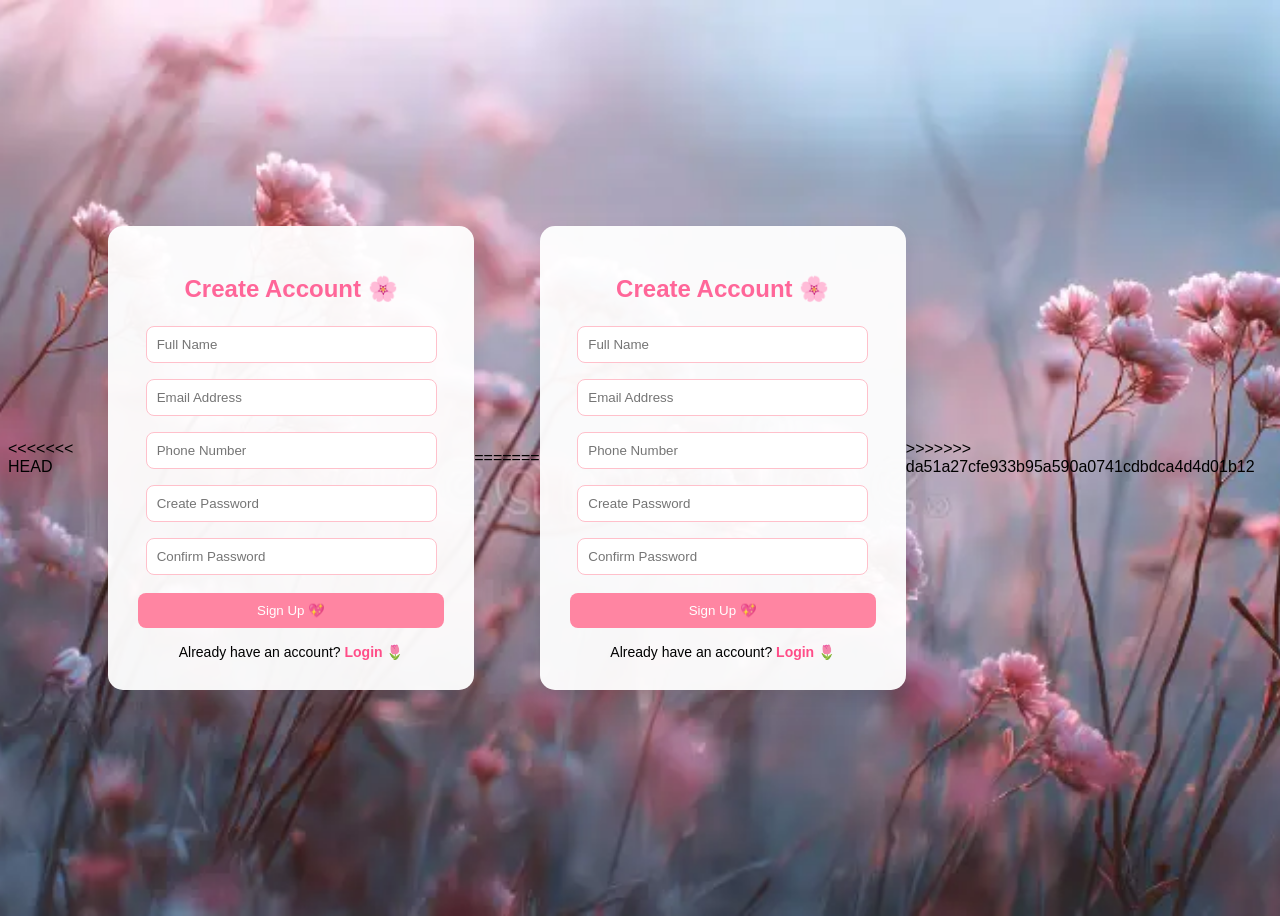
<file: index.html>
<<<<<<< HEAD
<!DOCTYPE html>
<html>
<head>
    <title>Bloom & Bliss - Sign Up</title>
    <link rel="icon" href="data:image/svg+xml,<svg xmlns=%22http://www.w3.org/2000/svg%22 viewBox=%220 0 100 100%22><text y=%22.9em%22 font-size=%2290%22>🌸</text></svg>">

    <style>
        body {
            background: url(beautiful-soft-pink-flowers-serene-pastel-landscape-dusk-gentle-dreamy-lighting-delicate-petals-glowing-427763931.webp);
            background-size: cover;
            background-position: center;
            font-family: Arial, sans-serif;
            display: flex;
            justify-content: center;
            align-items: center;
            height: 100vh;
        }

        .signup-box {
            background: rgba(255, 255, 255, 0.95);
            padding: 30px;
            width: 350px;
            border-radius: 15px;
            box-shadow: 0 8px 20px rgba(0,0,0,0.1);
            text-align: center;
        }

        h2 {
            color: #ff6699;
            margin-bottom: 15px;
        }

        input {
            width: 95%;
            padding: 10px;
            margin: 8px 0;
            border-radius: 8px;
            border: 1px solid #ffc0cb;
        }

        button {
            width: 100%;
            padding: 10px;
            background-color: #ff85a2;
            color: white;
            border: none;
            border-radius: 8px;
            cursor: pointer;
            margin-top: 10px;
        }

        button:hover {
            background-color: #ff4d88;
        }

        .message {
            margin-top: 10px;
            font-size: 14px;
        }

        .login-link {
            margin-top: 15px;
            font-size: 14px;
        }

        .login-link a {
            color: #ff4d88;
            text-decoration: none;
            font-weight: bold;
        }

        .login-link a:hover {
            text-decoration: underline;
        }
    </style>
</head>
<body>

<div class="signup-box">
    <h2>Create Account 🌸</h2>

    <form id="signupForm">
        <input type="text" id="fullname" placeholder="Full Name">
        <input type="email" id="email" placeholder="Email Address">
        <input type="tel" id="phone" placeholder="Phone Number">
        <input type="password" id="password" placeholder="Create Password">
        <input type="password" id="confirmPassword" placeholder="Confirm Password">

        <button type="submit">Sign Up 💖</button>
        <p id="message" class="message"></p>
    </form>

    <div class="login-link">
        Already have an account? 
        <a href="ex_4.html">Login 🌷</a>
    </div>
</div>

<script>
document.getElementById("signupForm").addEventListener("submit", function(event) {
    event.preventDefault();

    let fullname = document.getElementById("fullname").value;
    let email = document.getElementById("email").value;
    let phone = document.getElementById("phone").value;
    let password = document.getElementById("password").value;
    let confirmPassword = document.getElementById("confirmPassword").value;
    let message = document.getElementById("message");

    if(fullname === "" || email === "" || phone === "" || password === "" || confirmPassword === "") {
        message.style.color = "red";
        message.innerHTML = "Please fill all fields 🌷";
    }
    else if(password !== confirmPassword) {
        message.style.color = "red";
        message.innerHTML = "Passwords do not match 💔";
    }
    else {
    message.style.color = "green";
    message.innerHTML = "Account Created Successfully 🌸";
    setTimeout(function() {
        window.location.href = "ex3.html";
    }, 1500);
}

});
</script>

</body>
</html>
=======
<!DOCTYPE html>
<html>
<head>
    <title>Bloom & Bliss - Sign Up</title>
    <link rel="icon" href="data:image/svg+xml,<svg xmlns=%22http://www.w3.org/2000/svg%22 viewBox=%220 0 100 100%22><text y=%22.9em%22 font-size=%2290%22>🌸</text></svg>">

    <style>
        body {
            background: url(beautiful-soft-pink-flowers-serene-pastel-landscape-dusk-gentle-dreamy-lighting-delicate-petals-glowing-427763931.webp);
            background-size: cover;
            background-position: center;
            font-family: Arial, sans-serif;
            display: flex;
            justify-content: center;
            align-items: center;
            height: 100vh;
        }

        .signup-box {
            background: rgba(255, 255, 255, 0.95);
            padding: 30px;
            width: 350px;
            border-radius: 15px;
            box-shadow: 0 8px 20px rgba(0,0,0,0.1);
            text-align: center;
        }

        h2 {
            color: #ff6699;
            margin-bottom: 15px;
        }

        input {
            width: 95%;
            padding: 10px;
            margin: 8px 0;
            border-radius: 8px;
            border: 1px solid #ffc0cb;
        }

        button {
            width: 100%;
            padding: 10px;
            background-color: #ff85a2;
            color: white;
            border: none;
            border-radius: 8px;
            cursor: pointer;
            margin-top: 10px;
        }

        button:hover {
            background-color: #ff4d88;
        }

        .message {
            margin-top: 10px;
            font-size: 14px;
        }

        .login-link {
            margin-top: 15px;
            font-size: 14px;
        }

        .login-link a {
            color: #ff4d88;
            text-decoration: none;
            font-weight: bold;
        }

        .login-link a:hover {
            text-decoration: underline;
        }
    </style>
</head>
<body>

<div class="signup-box">
    <h2>Create Account 🌸</h2>

    <form id="signupForm">
        <input type="text" id="fullname" placeholder="Full Name">
        <input type="email" id="email" placeholder="Email Address">
        <input type="tel" id="phone" placeholder="Phone Number">
        <input type="password" id="password" placeholder="Create Password">
        <input type="password" id="confirmPassword" placeholder="Confirm Password">

        <button type="submit">Sign Up 💖</button>
        <p id="message" class="message"></p>
    </form>

    <div class="login-link">
        Already have an account? 
        <a href="ex_4.html">Login 🌷</a>
    </div>
</div>

<script>
document.getElementById("signupForm").addEventListener("submit", function(event) {
    event.preventDefault();

    let fullname = document.getElementById("fullname").value;
    let email = document.getElementById("email").value;
    let phone = document.getElementById("phone").value;
    let password = document.getElementById("password").value;
    let confirmPassword = document.getElementById("confirmPassword").value;
    let message = document.getElementById("message");

    if(fullname === "" || email === "" || phone === "" || password === "" || confirmPassword === "") {
        message.style.color = "red";
        message.innerHTML = "Please fill all fields 🌷";
    }
    else if(password !== confirmPassword) {
        message.style.color = "red";
        message.innerHTML = "Passwords do not match 💔";
    }
    else {
    message.style.color = "green";
    message.innerHTML = "Account Created Successfully 🌸";
    setTimeout(function() {
        window.location.href = "ex3.html";
    }, 1500);
}

});
</script>

</body>
</html>
>>>>>>> da51a27cfe933b95a590a0741cdbdca4d4d01b12
</file>
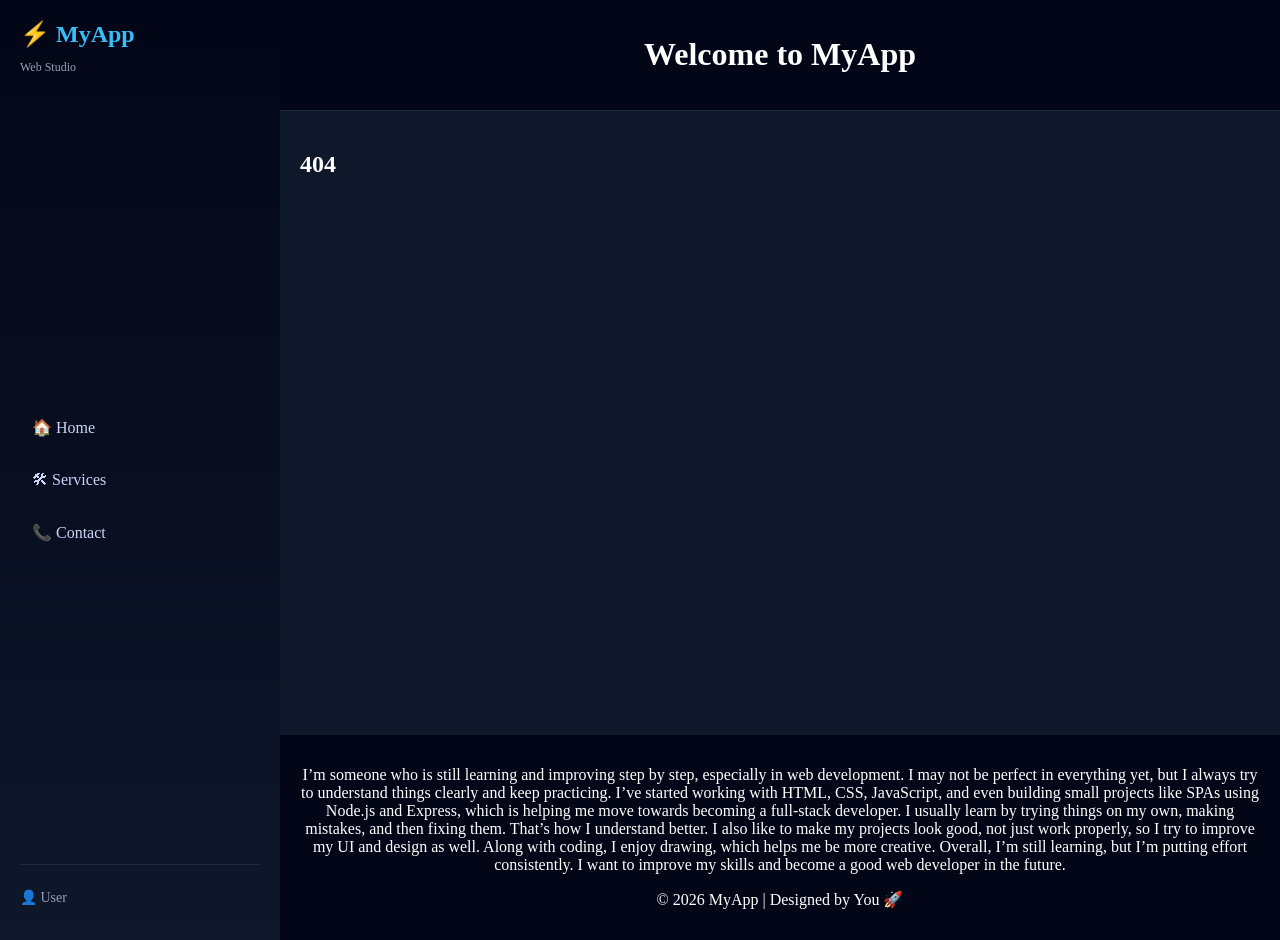
<file: task10/public/index.html>
<!DOCTYPE html>
<html lang="en">
<head>
    <meta charset="UTF-8">
    <title>Pro SPA</title>
    <link rel="stylesheet" href="style.css">
</head>
<body>

<div class="container">

    <aside class="sidebar">
        <div class="logo">
            <h2>⚡ MyApp</h2>
            <p>Web Studio</p>
        </div>

        <nav class="nav-links">
            <a href="/" onclick="route(event)" class="nav-item">🏠 Home</a>
            <a href="/services" onclick="route(event)" class="nav-item">🛠 Services</a>
            <a href="/contact" onclick="route(event)" class="nav-item">📞 Contact</a>
        </nav>

        <div class="profile">
            <p>👤 User</p>
        </div>
    </aside>

    <main>
        <header class="topbar">
            <h1>Welcome to MyApp</h1>
        </header>

        <div id="app"></div>

        <footer class="footer">
            <p>I’m someone who is still learning and improving step by step, especially in web development. I may not be perfect in everything yet, but I always try to understand things clearly and keep practicing. I’ve started working with HTML, CSS, JavaScript, and even building small projects like SPAs using Node.js and Express, which is helping me move towards becoming a full-stack developer.

I usually learn by trying things on my own, making mistakes, and then fixing them. That’s how I understand better. I also like to make my projects look good, not just work properly, so I try to improve my UI and design as well. Along with coding, I enjoy drawing, which helps me be more creative.

Overall, I’m still learning, but I’m putting effort consistently. I want to improve my skills and become a good web developer in the future.
</p>
            <p>© 2026 MyApp | Designed by You 🚀</p>
        </footer>
    </main>

</div>

<script src="app.js"></script>
</body>
</html>
</file>
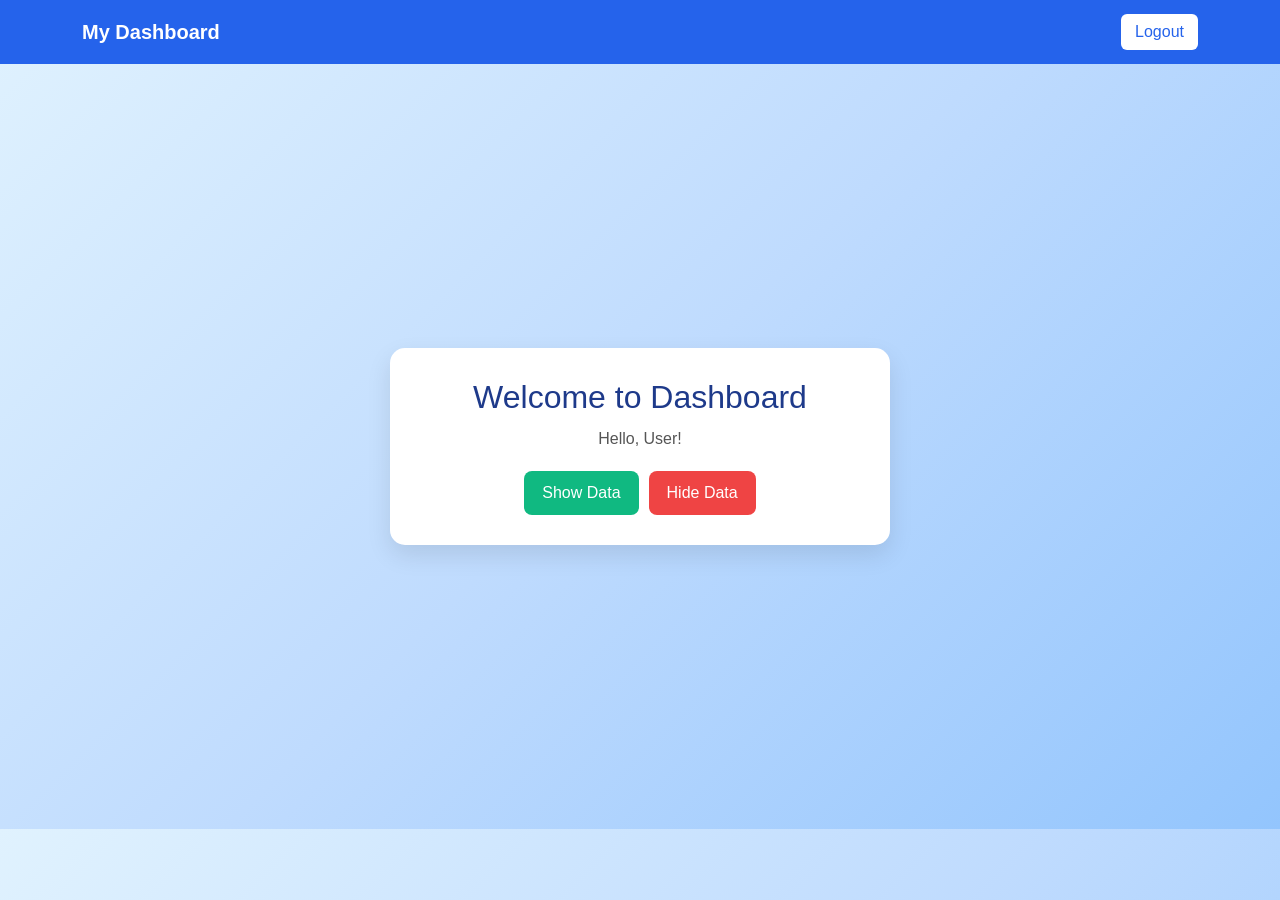
<file: dashboard.html>
<!DOCTYPE html>
<html lang="en">
<head>
  <meta charset="UTF-8">
  <title>Dashboard</title>
  <meta name="viewport" content="width=device-width, initial-scale=1.0">

  
  <link href="https://cdn.jsdelivr.net/npm/bootstrap@5.3.3/dist/css/bootstrap.min.css" rel="stylesheet">

  <style>
    body {
      font-family: 'Segoe UI', Arial, sans-serif;
      background: linear-gradient(135deg, #e0f2fe, #bfdbfe, #93c5fd);
      margin: 0;
    }

    /* Navbar */
    .navbar {
      background: #2563eb !important;
      padding: 12px 20px;
    }

    .navbar-brand {
      font-size: 20px;
      font-weight: 600;
      color: white !important;
    }

    /* Center Layout */
    .main-wrapper {
      display: flex;
      justify-content: center;
      align-items: center;
      height: 85vh;
    }

    /* Card */
    .dashboard-card {
      background: white;
      width: 100%;
      max-width: 500px;
      padding: 30px;
      border-radius: 15px;
      box-shadow: 0 10px 25px rgba(0,0,0,0.1);
      text-align: center;
    }

    .dashboard-card h2 {
      margin-bottom: 10px;
      color: #1e3a8a;
    }

    .dashboard-card p {
      color: #555;
      margin-bottom: 20px;
    }

    /* Buttons */
    .btn-group {
      display: flex;
      gap: 10px;
      justify-content: center;
    }

    .btn-custom {
      padding: 10px 18px;
      border-radius: 8px;
      border: none;
      font-weight: 500;
      cursor: pointer;
    }

    .show-btn {
      background: #10b981;
      color: white;
    }

    .show-btn:hover {
      background: #059669;
    }

    .hide-btn {
      background: #ef4444;
      color: white;
    }

    .hide-btn:hover {
      background: #dc2626;
    }

    /* User Data Box */
    #userData {
      display: none;
      margin-top: 20px;
      background: #f1f5f9;
      padding: 15px;
      border-radius: 10px;
      text-align: left;
    }

    /* Logout */
    .logout-btn {
      background: white;
      color: #2563eb;
      padding: 6px 14px;
      border-radius: 6px;
      text-decoration: none;
      font-weight: 500;
    }

    .logout-btn:hover {
      background: #e0e7ff;
    }
  </style>
</head>

<body>

  <!-- Navbar -->
  <nav class="navbar">
    <div class="container d-flex justify-content-between">
      <span class="navbar-brand">My Dashboard</span>
      <a href="login.html" class="logout-btn">Logout</a>
    </div>
  </nav>

  <!-- Main Content -->
  <div class="main-wrapper">
    <div class="dashboard-card">

      <h2>Welcome to Dashboard</h2>
      <p id="welcomeText">Hello, User!</p>

      <div class="btn-group">
        <button class="btn-custom show-btn" onclick="showData()">Show Data</button>
        <button class="btn-custom hide-btn" onclick="hideData()">Hide Data</button>
      </div>

      <div id="userData">
        <p><strong>Name:</strong> <span id="displayName"></span></p>
        <p><strong>Email:</strong> <span id="displayEmail"></span></p>
      </div>

    </div>
  </div>

  <!-- Script -->
  <script>
    const userName = localStorage.getItem("userName") || "User";
    const userEmail = localStorage.getItem("userEmail") || "user@email.com";

    document.getElementById("welcomeText").textContent = "Hello, " + userName + "!";
    document.getElementById("displayName").textContent = userName;
    document.getElementById("displayEmail").textContent = userEmail;

    function showData() {
      document.getElementById("userData").style.display = "block";
    }

    function hideData() {
      document.getElementById("userData").style.display = "none";
    }
  </script>

</body>
</html>
</file>
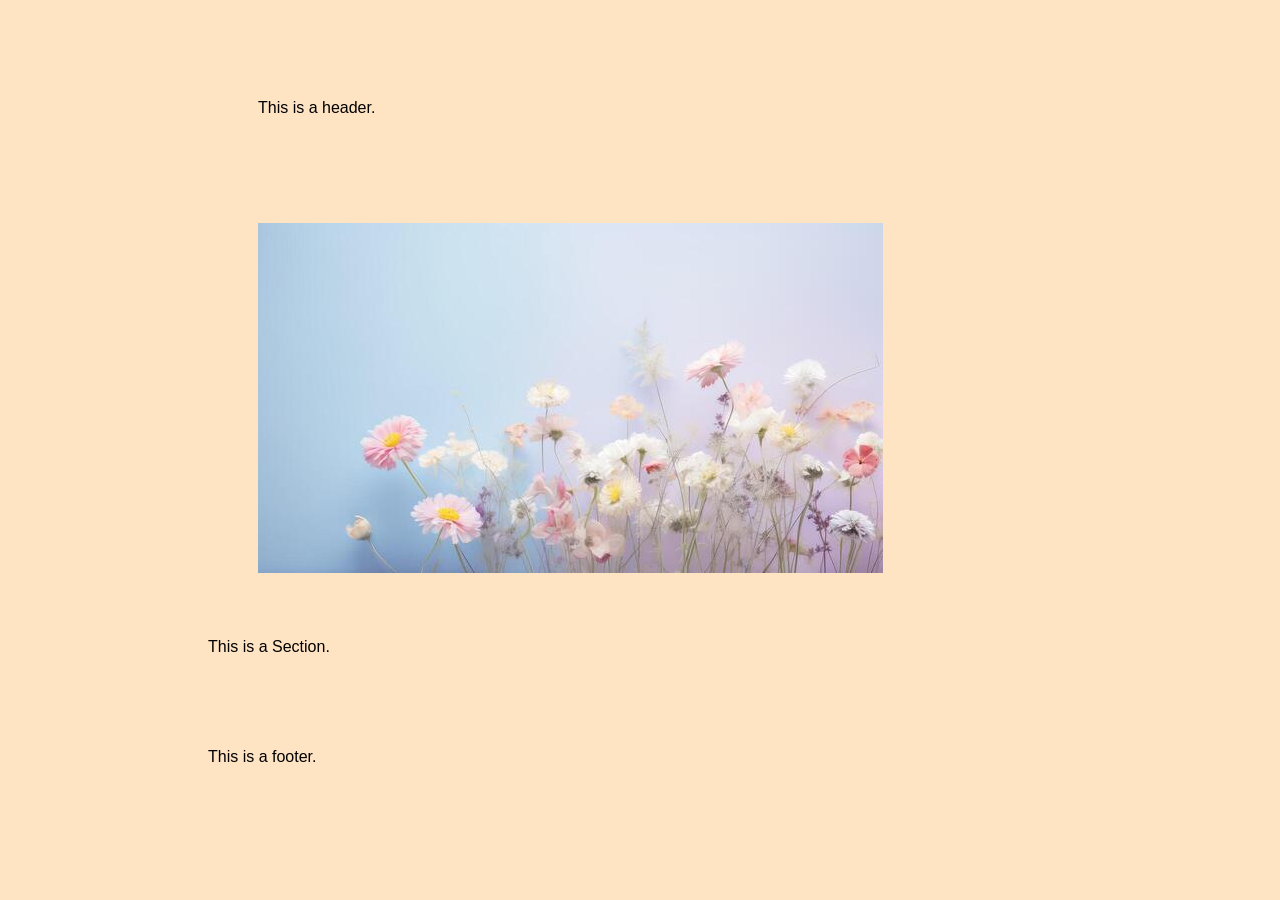
<file: interview.html>
<!DOCTYPE html>
<head>
    <title>Interview Test</title>
    <style>
        *{
           background-color: bisque;
            font-family: 'Franklin Gothic Medium', 'Arial Narrow', Arial, sans-serif;
            align-items: center;
           padding: 15px;
            padding-left: 50px;
        }
        .h{
            padding: 15px;
            background-color: blanchedalmond;
            width: 30px;
            box-sizing: border-box;
        }
    </style>
</head>
<body>
    <header>
        <div id="h">
        <p>This is a header.</p>
        </div>
    </header>
    <section>
        <div id="img">
        <img src="pink-pastel-flower-background-minimalist-ai-generated-photo.jpg">
        </div>
        <p>This is a Section.</p>
    </section>
    <footer>
        <p>This is a footer.</p>
    </footer>
</body>
</file>
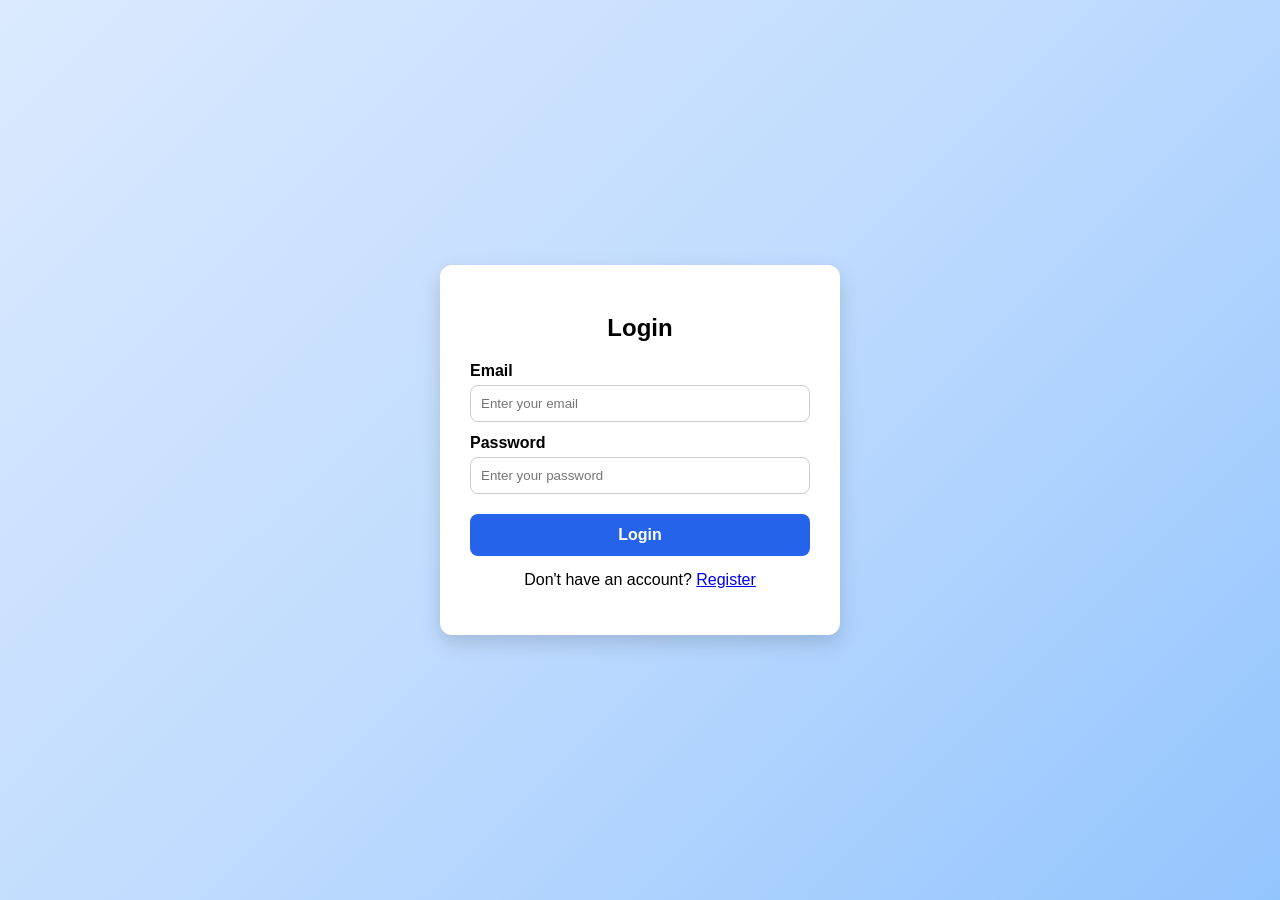
<file: login.html>
<!DOCTYPE html>
<html lang="en">
<head>
  <meta charset="UTF-8" />
  <meta name="viewport" content="width=device-width, initial-scale=1.0" />
  <title>Login Page</title>
  <link rel="stylesheet" href="style.css" />
</head>
<body>
  <div class="container">
    <form id="loginForm" class="form-box">
      <h2>Login</h2>

      <label>Email</label>
      <input type="email" id="loginEmail" placeholder="Enter your email" />

      <label>Password</label>
      <input type="password" id="loginPassword" placeholder="Enter your password" />

      <a href="dashboard.html" class="login-btn">Login</a>
      

      <p class="switch-link">Don't have an account? <a href="registration.html">Register</a></p>
    </form>
  </div>

  <script src="script.js"></script>
</body>
</html>
</file>
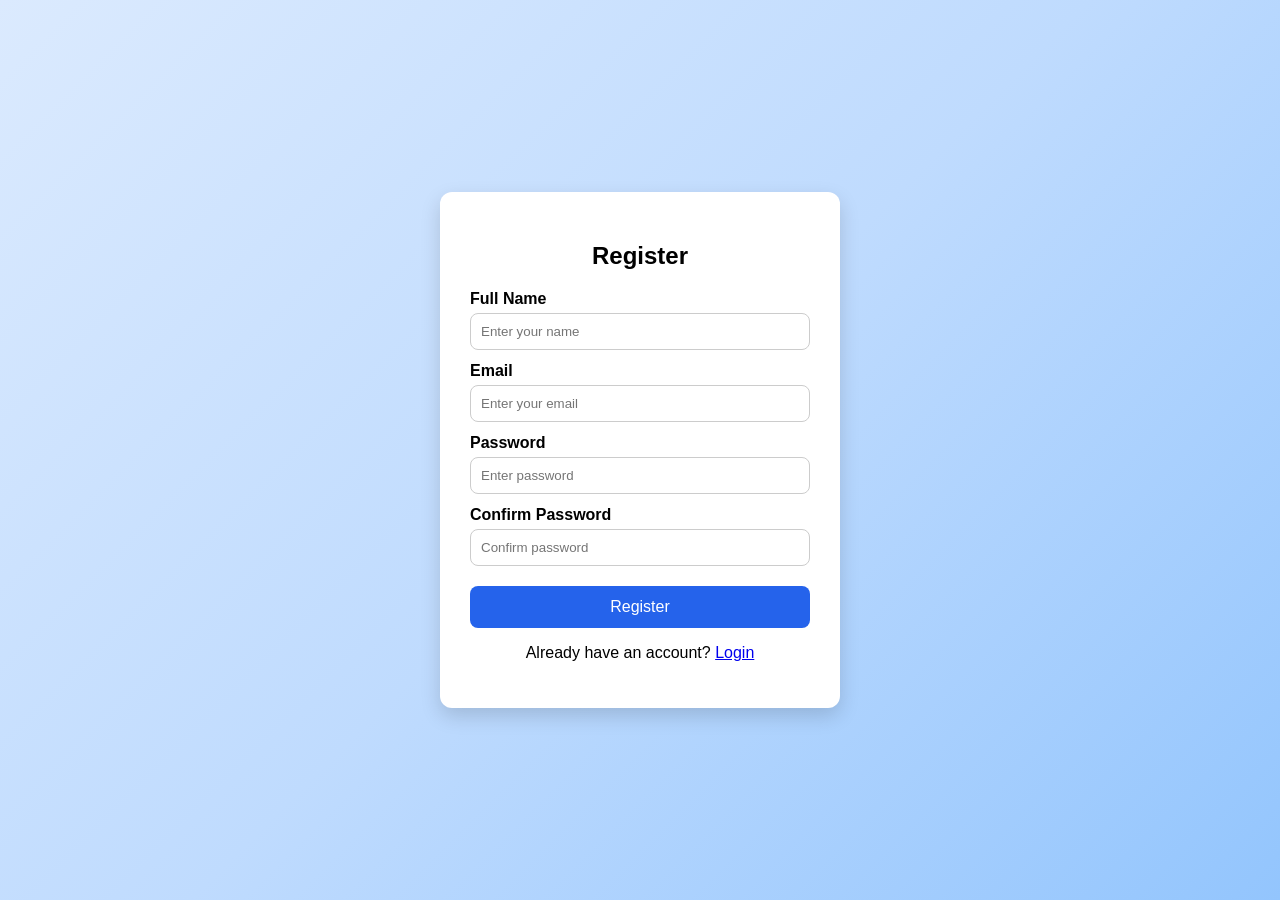
<file: registration.html>
<!DOCTYPE html>
<html lang="en">
<head>
  <title>Registration Form</title>
  <link rel="stylesheet" href="style.css" />
</head>
<body>
  <div class="container">
    <form id="registerForm" class="form-box">
      <h2>Register</h2>

      <label>Full Name</label>
      <input type="text" id="name" placeholder="Enter your name" />

      <label>Email</label>
      <input type="email" id="email" placeholder="Enter your email" />

      <label>Password</label>
      <input type="password" id="password" placeholder="Enter password" />

      <label>Confirm Password</label>
      <input type="password" id="confirmPassword" placeholder="Confirm password" />

      <button type="submit">Register</button>
      <p id="regMessage"></p>

      <p class="switch-link">Already have an account? <a href="login.html">Login</a></p>
    </form>
  </div>

  <script src="script.js"></script>
</body>
</html>
</file>
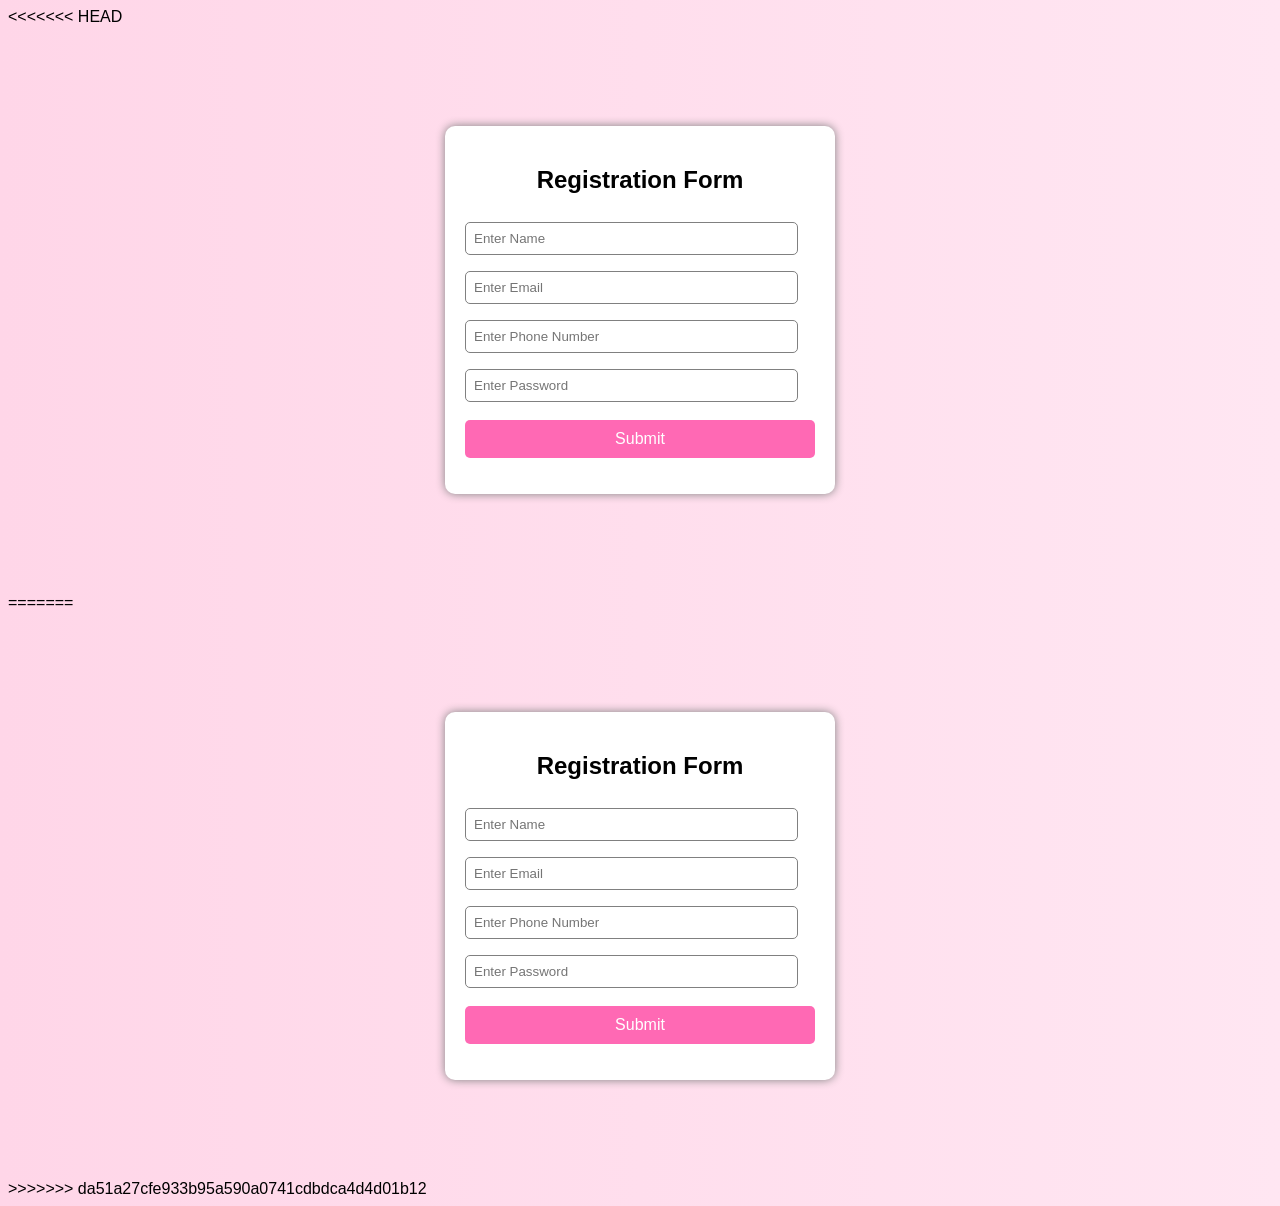
<file: task6.html>
<<<<<<< HEAD
<!DOCTYPE html>
<html>
<head>
    <title>Real-Time Validation</title>

    <style>
        body {
            background: linear-gradient(to right, #ffd6e8, #ffe6f2);
            font-family: Arial, sans-serif;
        }

        .container {
            width: 350px;
            margin: 100px auto;
            padding: 20px;
            background: white;
            border-radius: 10px;
            box-shadow: 0px 0px 10px gray;
        }

        h2 {
            text-align: center;
        }

        input {
            width: 95%;
            padding: 8px;
            margin: 8px 0;
            border: 1px solid gray;
            border-radius: 5px;
        }

        input.error-border {
            border: 2px solid red;
        }

        input.success-border {
            border: 2px solid green;
        }

        .error {
            color: red;
            font-size: 13px;
            margin: 0;
        }

        button {
            width: 100%;
            padding: 10px;
            background-color: hotpink;
            border: none;
            color: white;
            font-size: 16px;
            border-radius: 5px;
            cursor: pointer;
            margin-top: 10px;
        }

        button:hover {
            background-color: deeppink;
        }
    </style>
</head>

<body>

<div class="container">
    <h2>Registration Form</h2>

    <form>

        <input type="text" id="name" placeholder="Enter Name">
        <p id="nameError" class="error"></p>

        <input type="text" id="email" placeholder="Enter Email">
        <p id="emailError" class="error"></p>

        <input type="text" id="phone" placeholder="Enter Phone Number">
        <p id="phoneError" class="error"></p>

        <input type="password" id="password" placeholder="Enter Password">
        <p id="passwordError" class="error"></p>

        <button type="submit">Submit</button>

    </form>
</div>

<script>

document.getElementById("name").addEventListener("input", function() {
    let name = this.value;
    let error = document.getElementById("nameError");

    if (name === "") {
        error.innerHTML = "Name cannot be empty";
        this.classList.add("error-border");
        this.classList.remove("success-border");
    } else {
        error.innerHTML = "";
        this.classList.remove("error-border");
        this.classList.add("success-border");
    }
});

document.getElementById("email").addEventListener("input", function() {
    let email = this.value;
    let error = document.getElementById("emailError");
    let pattern = /^[^ ]+@[^ ]+\.[a-z]{2,3}$/;

    if (!email.match(pattern)) {
        error.innerHTML = "Enter valid email";
        this.classList.add("error-border");
        this.classList.remove("success-border");
    } else {
        error.innerHTML = "";
        this.classList.remove("error-border");
        this.classList.add("success-border");
    }
});

document.getElementById("phone").addEventListener("input", function() {
    let phone = this.value;
    let error = document.getElementById("phoneError");
    let pattern = /^[0-9]{10}$/;

    if (!phone.match(pattern)) {
        error.innerHTML = "Phone must be 10 digits";
        this.classList.add("error-border");
        this.classList.remove("success-border");
    } else {
        error.innerHTML = "";
        this.classList.remove("error-border");
        this.classList.add("success-border");
    }
});

document.getElementById("password").addEventListener("input", function() {
    let password = this.value;
    let error = document.getElementById("passwordError");

    if (password.length < 6) {
        error.innerHTML = "Minimum 6 characters required";
        this.classList.add("error-border");
        this.classList.remove("success-border");
    } else {
        error.innerHTML = "";
        this.classList.remove("error-border");
        this.classList.add("success-border");
    }
});

</script>

</body>
=======
<!DOCTYPE html>
<html>
<head>
    <title>Real-Time Validation</title>

    <style>
        body {
            background: linear-gradient(to right, #ffd6e8, #ffe6f2);
            font-family: Arial, sans-serif;
        }

        .container {
            width: 350px;
            margin: 100px auto;
            padding: 20px;
            background: white;
            border-radius: 10px;
            box-shadow: 0px 0px 10px gray;
        }

        h2 {
            text-align: center;
        }

        input {
            width: 95%;
            padding: 8px;
            margin: 8px 0;
            border: 1px solid gray;
            border-radius: 5px;
        }

        input.error-border {
            border: 2px solid red;
        }

        input.success-border {
            border: 2px solid green;
        }

        .error {
            color: red;
            font-size: 13px;
            margin: 0;
        }

        button {
            width: 100%;
            padding: 10px;
            background-color: hotpink;
            border: none;
            color: white;
            font-size: 16px;
            border-radius: 5px;
            cursor: pointer;
            margin-top: 10px;
        }

        button:hover {
            background-color: deeppink;
        }
    </style>
</head>

<body>

<div class="container">
    <h2>Registration Form</h2>

    <form>

        <input type="text" id="name" placeholder="Enter Name">
        <p id="nameError" class="error"></p>

        <input type="text" id="email" placeholder="Enter Email">
        <p id="emailError" class="error"></p>

        <input type="text" id="phone" placeholder="Enter Phone Number">
        <p id="phoneError" class="error"></p>

        <input type="password" id="password" placeholder="Enter Password">
        <p id="passwordError" class="error"></p>

        <button type="submit">Submit</button>

    </form>
</div>

<script>

document.getElementById("name").addEventListener("input", function() {
    let name = this.value;
    let error = document.getElementById("nameError");

    if (name === "") {
        error.innerHTML = "Name cannot be empty";
        this.classList.add("error-border");
        this.classList.remove("success-border");
    } else {
        error.innerHTML = "";
        this.classList.remove("error-border");
        this.classList.add("success-border");
    }
});

document.getElementById("email").addEventListener("input", function() {
    let email = this.value;
    let error = document.getElementById("emailError");
    let pattern = /^[^ ]+@[^ ]+\.[a-z]{2,3}$/;

    if (!email.match(pattern)) {
        error.innerHTML = "Enter valid email";
        this.classList.add("error-border");
        this.classList.remove("success-border");
    } else {
        error.innerHTML = "";
        this.classList.remove("error-border");
        this.classList.add("success-border");
    }
});

document.getElementById("phone").addEventListener("input", function() {
    let phone = this.value;
    let error = document.getElementById("phoneError");
    let pattern = /^[0-9]{10}$/;

    if (!phone.match(pattern)) {
        error.innerHTML = "Phone must be 10 digits";
        this.classList.add("error-border");
        this.classList.remove("success-border");
    } else {
        error.innerHTML = "";
        this.classList.remove("error-border");
        this.classList.add("success-border");
    }
});

document.getElementById("password").addEventListener("input", function() {
    let password = this.value;
    let error = document.getElementById("passwordError");

    if (password.length < 6) {
        error.innerHTML = "Minimum 6 characters required";
        this.classList.add("error-border");
        this.classList.remove("success-border");
    } else {
        error.innerHTML = "";
        this.classList.remove("error-border");
        this.classList.add("success-border");
    }
});

</script>

</body>
>>>>>>> da51a27cfe933b95a590a0741cdbdca4d4d01b12
</html>
</file>
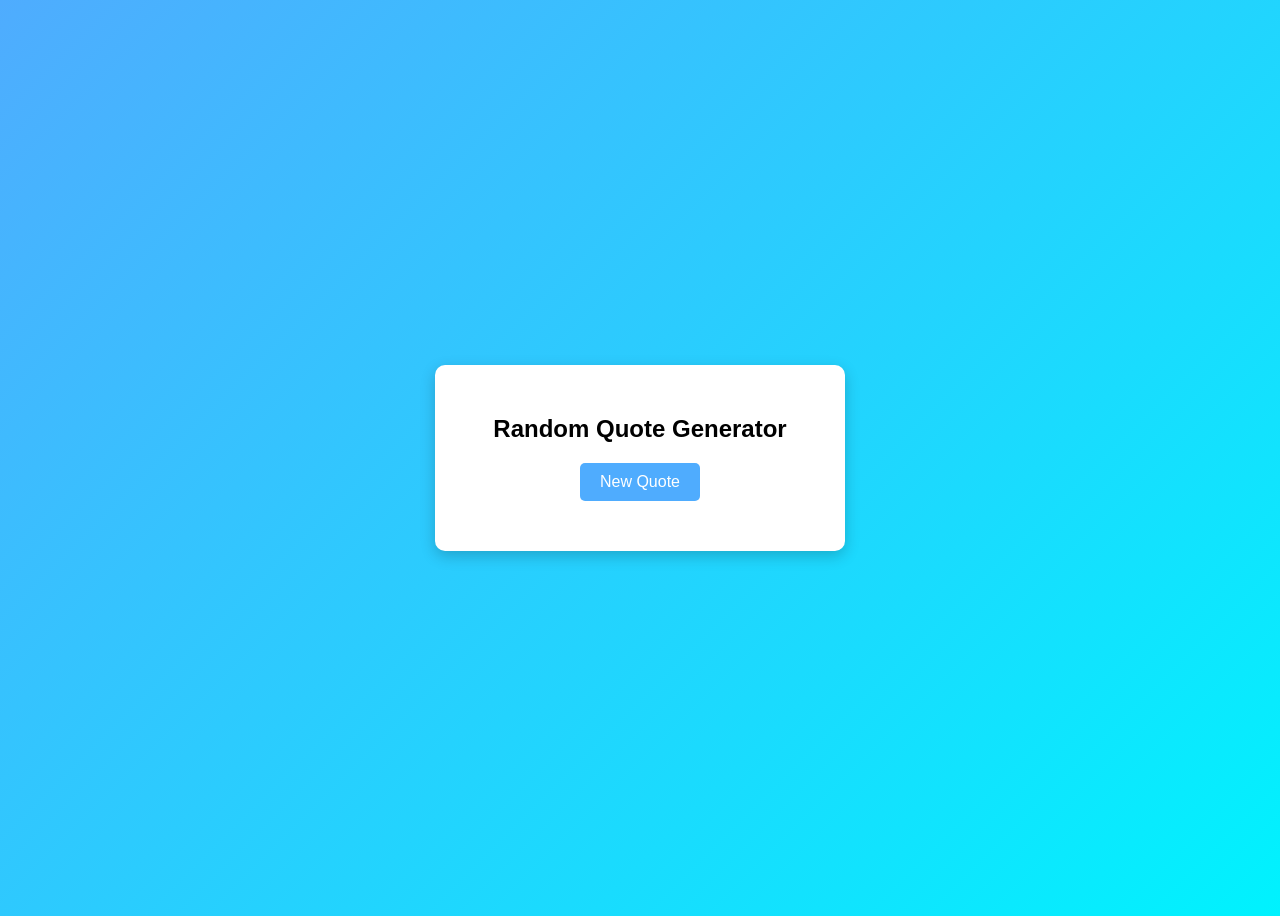
<file: task8.html>
<!DOCTYPE html>
<html>
<head>
<title>Quote Generator</title>

<style>
body{
    font-family: Arial, sans-serif;
    background: linear-gradient(135deg,#4facfe,#00f2fe);
    height:100vh;
    display:flex;
    justify-content:center;
    align-items:center;
}

.container{
    background:white;
    padding:30px;
    border-radius:10px;
    text-align:center;
    width:350px;
    box-shadow:0 5px 15px rgba(0,0,0,0.2);
}

h2{
    margin-bottom:20px;
}

button{
    padding:10px 20px;
    border:none;
    background:#4facfe;
    color:white;
    font-size:16px;
    border-radius:5px;
    cursor:pointer;
}

button:hover{
    background:#2f80ed;
}

#quote{
    margin-top:20px;
    font-size:18px;
}
</style>
</head>

<body>

<div class="container">
<h2>Random Quote Generator</h2>

<button onclick="generateQuote()">New Quote</button>

<p id="quote"></p>

</div>

<script>

const quotes = [
{ text:"Success is not final, failure is not fatal.", author:"Winston Churchill"},
{ text:"Believe you can and you're halfway there.", author:"Theodore Roosevelt"},
{ text:"Dream big and dare to fail.", author:"Norman Vaughan"},
{ text:"Your time is limited, so don’t waste it.", author:"Steve Jobs"}
];

const getQuote = () => {
return new Promise(resolve => {

setTimeout(() => {

const random = Math.floor(Math.random()*quotes.length);

resolve(quotes[random]);

},500);

});
};

const generateQuote = async () => {

const quoteData = await getQuote();

const {text, author} = quoteData;

document.getElementById("quote").innerHTML =
`"${text}" <br> - ${author}`;

};

</script>

</body>
</html>
</file>
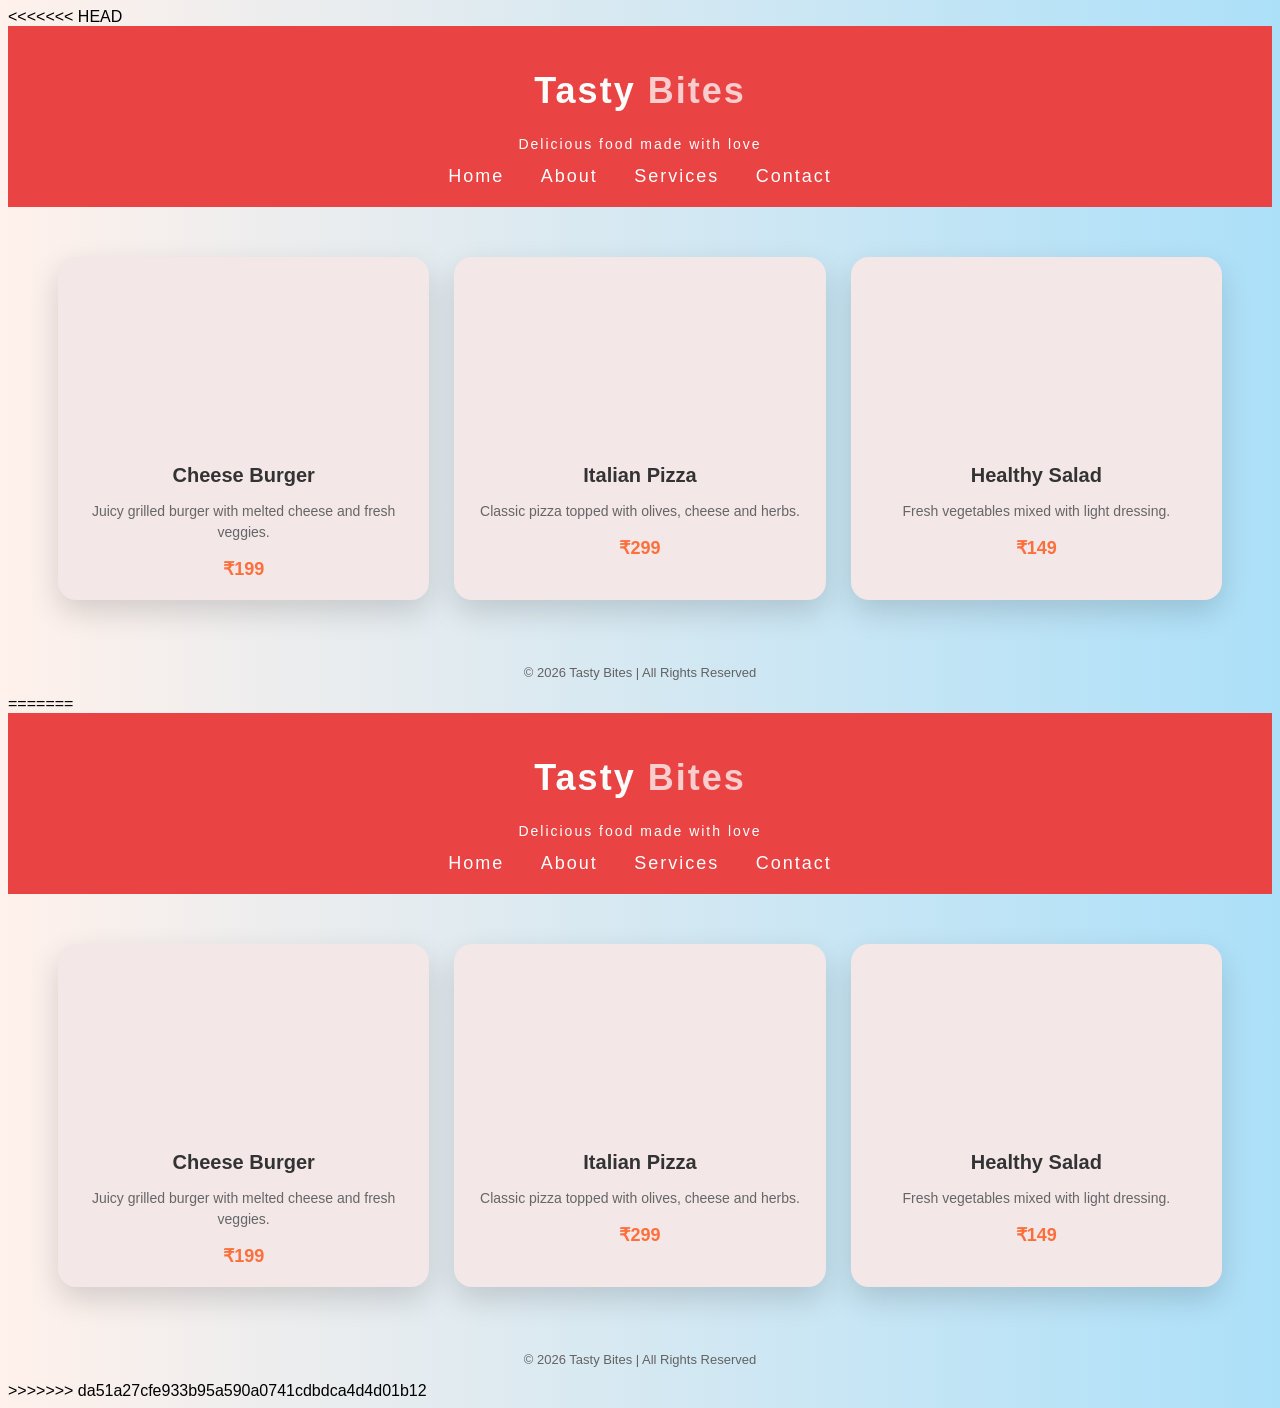
<file: trial.html>
<<<<<<< HEAD
<!DOCTYPE html>
<head>
    <title>Tasty Bites</title>

    <style>
        
        * {

            box-sizing: border-box;
            font-family: 'Segoe UI', Tahoma, sans-serif;
        }

        body {
            background: linear-gradient(to right, #fff1eb, #ace0f9);
            min-height: 100vh;
        }

        
        header {
            background-color: #ea4343;
            padding: 20px;
            text-align: center;
            color: white;
            letter-spacing: 2px;
        }

        header h1 {
            font-size: 36px;
        }
        .diff{
            color:#f9cdcd;
        }

        header p {
            font-size: 14px;
            margin-top: 5px;
        }

        
        
        .food-section {
            display: grid;
            grid-template-columns: repeat(auto-fit, minmax(250px, 1fr));
            gap: 25px;
            padding: 50px;
        }

       
        .food-card {
            background-color: rgb(243, 231, 231);
            border-radius: 18px;
            overflow: hidden;
            box-shadow: 0 12px 30px rgba(0,0,0,0.15);
            transition: transform 0.4s ease, box-shadow 0.4s ease;
        }

        .food-card:hover {
            transform: translateY(-10px);
            box-shadow: 0 20px 40px rgba(0,0,0,0.25);
        }

        .food-img {
            height: 170px;
            background-size: cover;
            background-position: center;
        }

        .img1 { background-image: url('https://images.unsplash.com/photo-1600891964599-f61ba0e24092'); }
        .img2 { background-image: url('https://images.unsplash.com/photo-1565299624946-b28f40a0ae38'); }
        .img3 { background-image: url('https://images.unsplash.com/photo-1540189549336-e6e99c3679fe'); }

        .food-content {
            padding: 20px;
            text-align: center;
        }

        .food-content h2 {
            font-size: 20px;
            color: #333;
            margin-bottom: 8px;
        }

        .food-content p {
            font-size: 14px;
            color: #666;
            margin-bottom: 15px;
            line-height: 1.5;
        }

        .price {
            font-weight: bold;
            color: #ff6f3c;
            font-size: 18px;
        }

        
        footer {
            text-align: center;
            padding: 15px;
           
            color: rgb(99, 98, 98);
            font-size: 13px;
        }
        nav a {
    color: white;
    text-decoration: none;
    margin: 0 15px;
    font-size: 18px;
}

nav a:hover {
    color: yellow;
}
    </style>
</head>

<body>

    <header>
        <h1>Tasty<span class="diff"> Bites</span></h1>
        <p>Delicious food made with love</p>

         <nav>
            <a href="#">Home</a>
            <a href="#">About</a>
            <a href="#">Services</a>
            <a href="#">Contact</a>
        </nav>
    </header>

    <section class="food-section">

        <div class="food-card">
            <div class="food-img img1"></div>
            <div class="food-content">
                <h2>Cheese Burger</h2>
                <p>Juicy grilled burger with melted cheese and fresh veggies.</p>
                <div class="price">₹199</div>
            </div>
        </div>

        <div class="food-card">
            <div class="food-img img2"></div>
            <div class="food-content">
                <h2>Italian Pizza</h2>
                <p>Classic pizza topped with olives, cheese and herbs.</p>
                <div class="price">₹299</div>
            </div>
        </div>

        <div class="food-card">
            <div class="food-img img3"></div>
            <div class="food-content">
                <h2>Healthy Salad</h2>
                <p>Fresh vegetables mixed with light dressing.</p>
                <div class="price">₹149</div>
            </div>
        </div>

    </section>

    <footer>
        © 2026 Tasty Bites | All Rights Reserved
    </footer>

</body>
=======
<!DOCTYPE html>
<head>
    <title>Tasty Bites</title>

    <style>
        
        * {

            box-sizing: border-box;
            font-family: 'Segoe UI', Tahoma, sans-serif;
        }

        body {
            background: linear-gradient(to right, #fff1eb, #ace0f9);
            min-height: 100vh;
        }

        
        header {
            background-color: #ea4343;
            padding: 20px;
            text-align: center;
            color: white;
            letter-spacing: 2px;
        }

        header h1 {
            font-size: 36px;
        }
        .diff{
            color:#f9cdcd;
        }

        header p {
            font-size: 14px;
            margin-top: 5px;
        }

        
        
        .food-section {
            display: grid;
            grid-template-columns: repeat(auto-fit, minmax(250px, 1fr));
            gap: 25px;
            padding: 50px;
        }

       
        .food-card {
            background-color: rgb(243, 231, 231);
            border-radius: 18px;
            overflow: hidden;
            box-shadow: 0 12px 30px rgba(0,0,0,0.15);
            transition: transform 0.4s ease, box-shadow 0.4s ease;
        }

        .food-card:hover {
            transform: translateY(-10px);
            box-shadow: 0 20px 40px rgba(0,0,0,0.25);
        }

        .food-img {
            height: 170px;
            background-size: cover;
            background-position: center;
        }

        .img1 { background-image: url('https://images.unsplash.com/photo-1600891964599-f61ba0e24092'); }
        .img2 { background-image: url('https://images.unsplash.com/photo-1565299624946-b28f40a0ae38'); }
        .img3 { background-image: url('https://images.unsplash.com/photo-1540189549336-e6e99c3679fe'); }

        .food-content {
            padding: 20px;
            text-align: center;
        }

        .food-content h2 {
            font-size: 20px;
            color: #333;
            margin-bottom: 8px;
        }

        .food-content p {
            font-size: 14px;
            color: #666;
            margin-bottom: 15px;
            line-height: 1.5;
        }

        .price {
            font-weight: bold;
            color: #ff6f3c;
            font-size: 18px;
        }

        
        footer {
            text-align: center;
            padding: 15px;
           
            color: rgb(99, 98, 98);
            font-size: 13px;
        }
        nav a {
    color: white;
    text-decoration: none;
    margin: 0 15px;
    font-size: 18px;
}

nav a:hover {
    color: yellow;
}
    </style>
</head>

<body>

    <header>
        <h1>Tasty<span class="diff"> Bites</span></h1>
        <p>Delicious food made with love</p>

         <nav>
            <a href="#">Home</a>
            <a href="#">About</a>
            <a href="#">Services</a>
            <a href="#">Contact</a>
        </nav>
    </header>

    <section class="food-section">

        <div class="food-card">
            <div class="food-img img1"></div>
            <div class="food-content">
                <h2>Cheese Burger</h2>
                <p>Juicy grilled burger with melted cheese and fresh veggies.</p>
                <div class="price">₹199</div>
            </div>
        </div>

        <div class="food-card">
            <div class="food-img img2"></div>
            <div class="food-content">
                <h2>Italian Pizza</h2>
                <p>Classic pizza topped with olives, cheese and herbs.</p>
                <div class="price">₹299</div>
            </div>
        </div>

        <div class="food-card">
            <div class="food-img img3"></div>
            <div class="food-content">
                <h2>Healthy Salad</h2>
                <p>Fresh vegetables mixed with light dressing.</p>
                <div class="price">₹149</div>
            </div>
        </div>

    </section>

    <footer>
        © 2026 Tasty Bites | All Rights Reserved
    </footer>

</body>
>>>>>>> da51a27cfe933b95a590a0741cdbdca4d4d01b12
</html>
</file>
<file: task10/public/style.css>
body {
    margin: 0;
    font-family: 'Segoe UI';
    background: #0f172a;
    color: white;
}

.container {
    display: flex;
}


.sidebar {
    width: 240px;
    height: 100vh;
    background: linear-gradient(180deg, #020617, #0f172a);
    padding: 20px;
    display: flex;
    flex-direction: column;
    justify-content: space-between;
}


.logo h2 {
    color: #38bdf8;
    margin: 0;
}

.logo p {
    font-size: 12px;
    color: #94a3b8;
    margin-bottom: 20px;
}


.nav-links {
    display: flex;
    flex-direction: column;
}

.nav-item {
    text-decoration: none;
    color: #cbd5f5;
    padding: 12px;
    margin: 5px 0;
    border-radius: 8px;
    transition: 0.3s;
    display: flex;
    align-items: center;
    gap: 10px;
}

.nav-item:hover {
    background: #38bdf8;
    color: black;
    transform: translateX(5px);
}

.nav-item.active {
    background: #38bdf8;
    color: black;
}


.profile {
    font-size: 14px;
    color: #94a3b8;
    border-top: 1px solid #1e293b;
    padding-top: 10px;
}


main {
    flex: 1;
    display: flex;
    flex-direction: column;
}

.topbar {
    background: #020617;
    padding: 15px;
    text-align: center;
    border-bottom: 1px solid #1e293b;
}


#app {
    padding: 20px;
}


.footer {
    text-align: center;
    padding: 15px;
    background: #020617;
    margin-top: auto;
}
</file>
<file: style.css>
body {
  margin: 0;
  font-family: Arial, sans-serif;
  background: linear-gradient(135deg, #dbeafe, #bfdbfe, #93c5fd);
  display: flex;
  justify-content: center;
  align-items: center;
  min-height: 100vh;
}

.container {
  width: 100%;
  max-width: 400px;
  padding: 20px;
}

.form-box {
  background: white;
  padding: 30px;
  border-radius: 12px;
  box-shadow: 0 8px 20px rgba(0, 0, 0, 0.15);
}

.form-box h2 {
  text-align: center;
  margin-bottom: 20px;
}

.form-box label {
  display: block;
  margin-top: 12px;
  margin-bottom: 5px;
  font-weight: bold;
}

.form-box input {
  width: 100%;
  padding: 10px;
  border: 1px solid #ccc;
  border-radius: 8px;
  outline: none;
  box-sizing: border-box;
}

.form-box button {
  width: 100%;
  margin-top: 20px;
  padding: 12px;
  border: none;
  background: #2563eb;
  color: white;
  font-size: 16px;
  border-radius: 8px;
  cursor: pointer;
}

.form-box button:hover {
  background: #1d4ed8;
}

#regMessage,
#loginMessage {
  margin-top: 15px;
  text-align: center;
  font-weight: bold;
}

.switch-link {
  text-align: center;
  margin-top: 15px;
}
.login-btn {
  display: block;
  text-align: center;
  background: #2563eb;
  color: white;
  padding: 12px;
  border-radius: 8px;
  text-decoration: none;
  margin-top: 20px;
  font-weight: bold;
}

.login-btn:hover {
  background: #1d4ed8;
}
</file>
